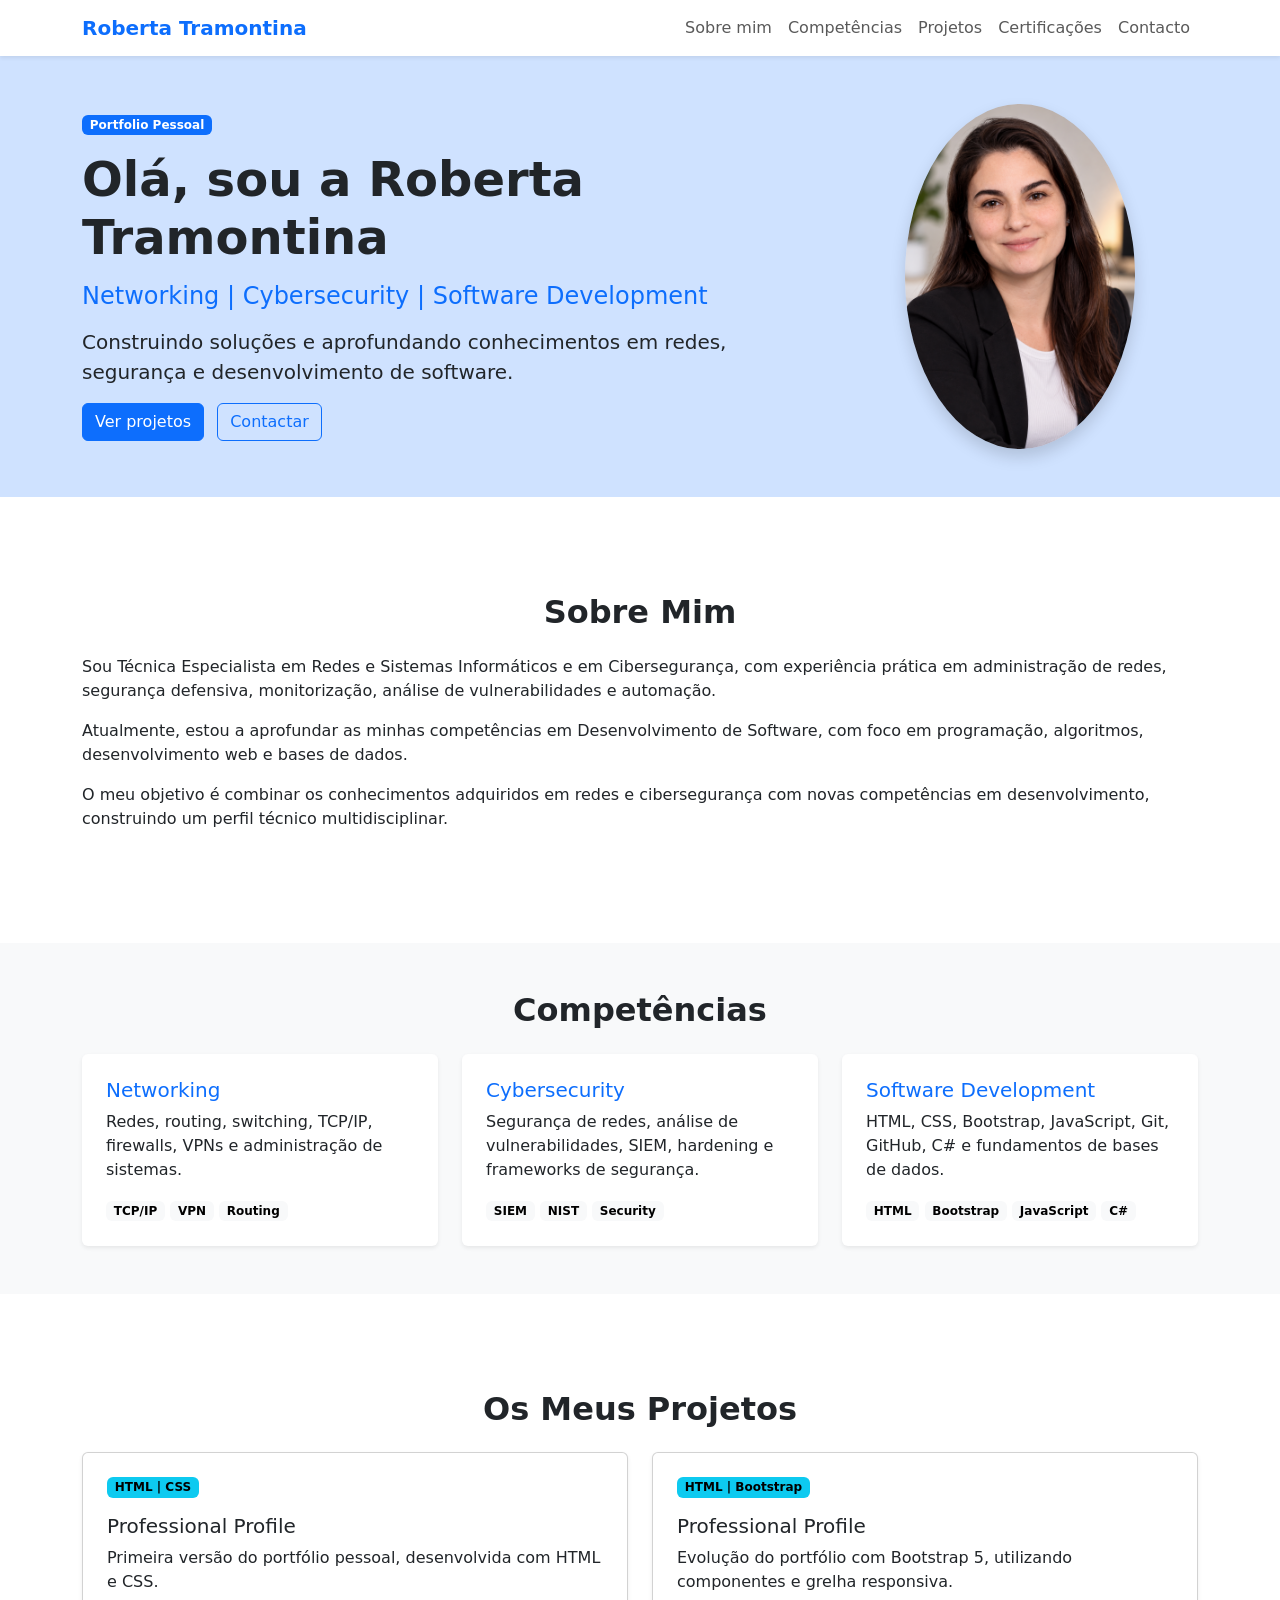
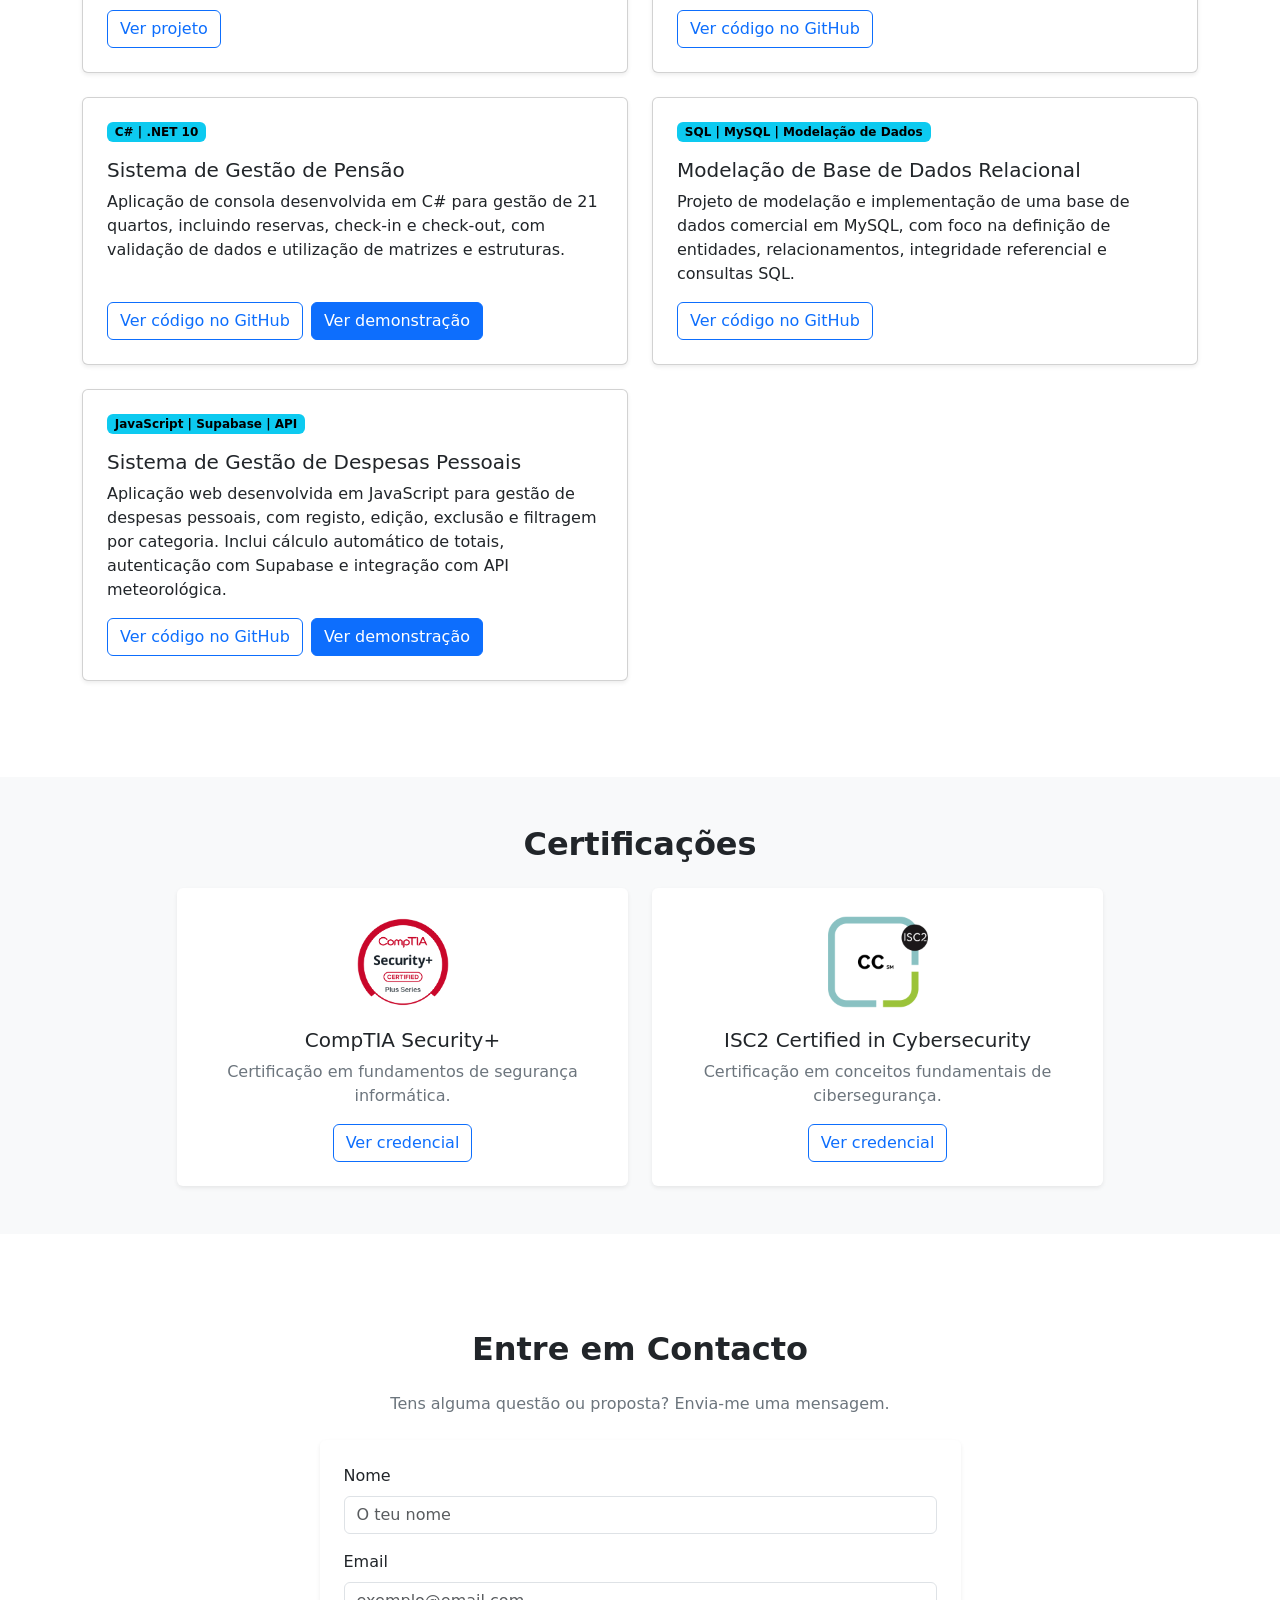
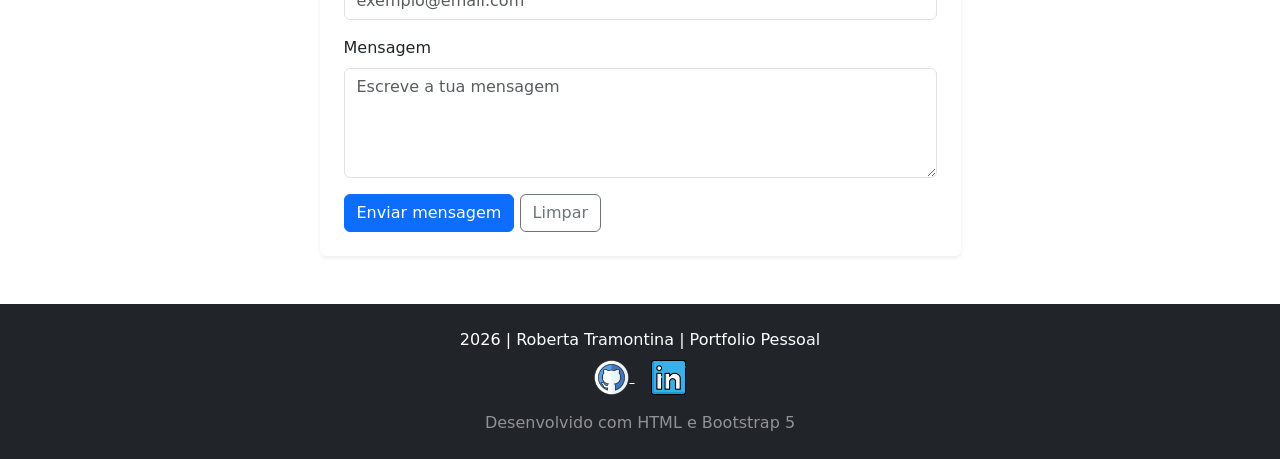
<file: index.html>
<!DOCTYPE html>
<html lang="pt-pt">

<head>
    <meta charset="UTF-8">
    <meta name="viewport" content="width=device-width, initial-scale=1.0">

    <title>Roberta Tramontina | Portfolio</title>
    <link rel="icon" type="image/x-icon" href="images/coding.png">
    <!-- Bootstrap 5 -->
    <link rel="stylesheet" href="css/bootstrap.css">

</head>

<body>

    <!-- Menu de navegacao -->
    <nav class="navbar navbar-expand-lg bg-white shadow-sm sticky-top">

        <div class="container">

            <a class="navbar-brand fw-bold text-primary" href="#inicio">
                Roberta Tramontina
            </a>

            <button class="navbar-toggler" type="button" data-bs-toggle="collapse" data-bs-target="#menu"
                aria-controls="menu" aria-expanded="false" aria-label="Abrir menu">

                <span class="navbar-toggler-icon"></span>

            </button>

            <div class="collapse navbar-collapse" id="menu">

                <ul class="navbar-nav ms-auto">

                    <li class="nav-item">
                        <a class="nav-link" href="#sobre">Sobre mim</a>
                    </li>

                    <li class="nav-item">
                        <a class="nav-link" href="#competencias">Competências</a>
                    </li>

                    <li class="nav-item">
                        <a class="nav-link" href="#projetos">Projetos</a>
                    </li>

                    <li class="nav-item">
                        <a class="nav-link" href="#certificacoes">Certificações</a>
                    </li>

                    <li class="nav-item">
                        <a class="nav-link" href="#contacto">Contacto</a>
                    </li>

                </ul>

            </div>

        </div>

    </nav>


    <!-- Apresentacao inicial -->
    <header id="inicio" class="bg-primary-subtle py-5">

        <div class="container">

            <div class="row align-items-center g-4">

                <div class="col-md-8">

                    <span class="badge text-bg-primary mb-3">
                        Portfolio Pessoal
                    </span>

                    <h1 class="display-5 fw-bold">
                        Olá, sou a Roberta Tramontina
                    </h1>

                    <h4 class="text-primary mt-3">
                        Networking | Cybersecurity | Software Development
                    </h4>

                    <p class="lead mt-3">
                        Construindo soluções e aprofundando conhecimentos
                        em redes, segurança e desenvolvimento de software.
                    </p>

                    <a href="#projetos" class="btn btn-primary me-2">
                        Ver projetos
                    </a>

                    <a href="#contacto" class="btn btn-outline-primary">
                        Contactar
                    </a>

                </div>

                <div class="col-md-4 text-center">

                    <img src="images/profile_photo.png" class="img-fluid rounded-circle shadow" width="230"
                        alt="Foto de Roberta Tramontina">

                </div>

            </div>

        </div>

    </header>


    <!-- Secao Sobre mim -->
    <div id="sobre" class="pt-5"></div>
    <section class="container py-5">

        <h2 class="text-center fw-bold mb-4">Sobre Mim</h2>

        <p>
            Sou Técnica Especialista em Redes e Sistemas Informáticos
            e em Cibersegurança, com experiência prática em administração
            de redes, segurança defensiva, monitorização, análise de
            vulnerabilidades e automação.
        </p>

        <p>
            Atualmente, estou a aprofundar as minhas competências em
            Desenvolvimento de Software, com foco em programação,
            algoritmos, desenvolvimento web e bases de dados.
        </p>

        <p>
            O meu objetivo é combinar os conhecimentos adquiridos em
            redes e cibersegurança com novas competências em
            desenvolvimento, construindo um perfil técnico multidisciplinar.
        </p>

    </section>


    <!-- Secao Competencias -->
    <div id="competencias" class="pt-5">
        <section class="bg-light py-5">

            <div class="container">

                <h2 class="text-center fw-bold mb-4">Competências</h2>
                <div class="row g-4">

                    <!-- Networking -->
                    <div class="col-md-4">

                        <div class="card h-100 shadow-sm border-0">

                            <div class="card-body p-4">

                                <h5 class="card-title text-primary">
                                    Networking
                                </h5>

                                <p class="card-text">
                                    Redes, routing, switching, TCP/IP,
                                    firewalls, VPNs e administração de sistemas.
                                </p>

                                <span class="badge text-bg-light">TCP/IP</span>
                                <span class="badge text-bg-light">VPN</span>
                                <span class="badge text-bg-light">Routing</span>

                            </div>

                        </div>

                    </div>


                    <!-- Cybersecurity -->
                    <div class="col-md-4">
                        <div class="card h-100 shadow-sm border-0">

                            <div class="card-body p-4">

                                <h5 class="card-title text-primary">
                                    Cybersecurity
                                </h5>

                                <p class="card-text">
                                    Segurança de redes, análise de
                                    vulnerabilidades, SIEM, hardening
                                    e frameworks de segurança.
                                </p>

                                <span class="badge text-bg-light">SIEM</span>
                                <span class="badge text-bg-light">NIST</span>
                                <span class="badge text-bg-light">Security</span>

                            </div>

                        </div>

                    </div>

                    <!-- Development -->
                    <div class="col-md-4">

                        <div class="card h-100 shadow-sm border-0">

                            <div class="card-body p-4">

                                <h5 class="card-title text-primary">
                                    Software Development
                                </h5>

                                <p class="card-text">
                                    HTML, CSS, Bootstrap, JavaScript, Git, GitHub,
                                    C# e fundamentos de bases de dados.
                                </p>

                                <span class="badge text-bg-light">HTML</span>
                                <span class="badge text-bg-light">Bootstrap</span>
                                <span class="badge text-bg-light">JavaScript</span>
                                <span class="badge text-bg-light">C#</span>
                            </div> <!-- Fecha a coluna Software Development -->

                        </div> <!-- Fecha a row -->

                    </div>

                </div> <!-- Fecha o container -->

        </section>


        <!-- Secao Projetos -->
        <div id="projetos" class="pt-5"></div>
        <section class="container py-5 pt-5 pb-5">

            <h2 class="text-center fw-bold mb-4">Os Meus Projetos</h2>

            <div class="row g-4">

                <!-- Projeto 1 -->
                <div class="col-12 col-md-6">

                    <div class="card h-100 shadow-sm">

                        <div class="card-body p-4 d-flex flex-column">

                            <span class="badge text-bg-info mb-3 align-self-start">
                                HTML | CSS
                            </span>

                            <h5 class="card-title">
                                Professional Profile
                            </h5>

                            <p class="card-text">
                                Primeira versão do portfólio pessoal, desenvolvida com HTML e CSS.
                            </p>

                            <a href="https://robertatramontina.github.io/professional_profile/"
                                class="btn btn-outline-primary mt-auto align-self-start" target="_blank"
                                rel="noopener noreferrer">
                                Ver projeto
                            </a>

                        </div>

                    </div>

                </div>

                <!-- Projeto 2 -->
                <div class="col-12 col-md-6">

                    <div class="card h-100 shadow-sm">

                        <div class="card-body p-4 d-flex flex-column">
                        

                            <span class="badge text-bg-info mb-3 align-self-start">
                                HTML | Bootstrap
                            </span>

                            <h5 class="card-title">
                                Professional Profile
                            </h5>

                            <p class="card-text">
                                Evolução do portfólio com Bootstrap 5, utilizando componentes e grelha responsiva.
                            </p>

                            <a href="https://github.com/robertatramontina/profile"
                            class="btn btn-outline-primary mt-auto align-self-start"
                            target="_blank" rel="noopener noreferrer">
                                Ver código no GitHub
                            </a>

                        </div>

                    </div>

                </div>


                <!-- Projeto 3 - Gestão de Pensão -->
                <div class="col-12 col-md-6">

                    <div class="card h-100 shadow-sm">

                        <div class="card-body p-4 d-flex flex-column">

                            <span class="badge text-bg-info mb-3 align-self-start">
                                C# | .NET 10
                            </span>

                            <h5 class="card-title">
                                Sistema de Gestão de Pensão
                            </h5>

                            <p class="card-text">
                                Aplicação de consola desenvolvida em C# para gestão
                                de 21 quartos, incluindo reservas, check-in e check-out,
                                com validação de dados e utilização de matrizes e estruturas.
                            </p>

                            <div class="d-flex flex-wrap gap-2 mt-auto">

                                <a href="https://github.com/robertatramontina/GestaoPensao"
                                    class="btn btn-outline-primary" target="_blank" rel="noopener noreferrer">
                                    Ver código no GitHub
                                </a>

                                <a href="https://youtu.be/5vtXx-yhL9w" class="btn btn-primary" target="_blank"
                                    rel="noopener noreferrer">
                                    Ver demonstração
                                </a>

                            </div>

                        </div>

                    </div>

                </div>


                <!-- Projeto 4 - Base de Dados -->
                <div class="col-12 col-md-6">

                    <div class="card h-100 shadow-sm">

                        <div class="card-body p-4 d-flex flex-column">

                            <span class="badge text-bg-info mb-3 align-self-start">
                                SQL | MySQL | Modelação de Dados
                            </span>

                            <h5 class="card-title">
                                Modelação de Base de Dados Relacional
                            </h5>

                            <p class="card-text">
                                Projeto de modelação e implementação de uma
                                base de dados comercial em MySQL, com foco
                                na definição de entidades, relacionamentos,
                                integridade referencial e consultas SQL.
                            </p>

                            <div class="d-flex flex-wrap gap-2 mt-auto">

                                <a href="https://github.com/robertatramontina/commercial-database-design"
                                    class="btn btn-outline-primary" target="_blank" rel="noopener noreferrer">
                                    Ver código no GitHub
                                </a>

                            </div>

                        </div>

                    </div>

                </div>

                
                    <!-- Projeto 5 - Gestão de Despesas -->
                    <div class="col-12 col-md-6">
                    
                        <div class="card h-100 shadow-sm">
                        
                            <div class="card-body p-4 d-flex flex-column">
                            
                                <span class="badge text-bg-info mb-3 align-self-start">
                                    JavaScript | Supabase | API
                                </span>
                            
                                <h5 class="card-title">
                                    Sistema de Gestão de Despesas Pessoais
                                </h5>
                            
                                <p class="card-text">
                                    Aplicação web desenvolvida em JavaScript para gestão
                                    de despesas pessoais, com registo, edição, exclusão
                                    e filtragem por categoria. Inclui cálculo automático
                                    de totais, autenticação com Supabase e integração
                                    com API meteorológica.
                                </p>
                            
                                <div class="d-flex flex-wrap gap-2 mt-auto">
                                
                                    <a href="https://github.com/robertatramontina/expense-tracker"
                                        class="btn btn-outline-primary" target="_blank" rel="noopener noreferrer">
                                        Ver código no GitHub
                                    </a>
                                
                                    <a href="https://robertatramontina.github.io/expense-tracker/"
                                        class="btn btn-primary" target="_blank"
                                        rel="noopener noreferrer">
                                        Ver demonstração
                                    </a>
                                
                                </div>
                            
                            </div>
                        
                        </div>
                    
                    </div>
                
            </div>
            
        </section>


        <!-- Secao Certificacoes -->
        <div id="certificacoes" class="pt-5"></div>
        <section class="bg-light py-5">

            <div class="container">

                <h2 class="text-center fw-bold mb-4">Certificações</h2>

                <div class="row g-4 justify-content-center">

                    <!-- Security+ -->
                    <div class="col-md-5">

                        <div class="card h-100 text-center shadow-sm border-0">

                            <div class="card-body p-4">

                                <img src="images/security-plus.png" class="img-fluid mb-3" width="100"
                                    alt="CompTIA Security+">

                                <h5 class="card-title">
                                    CompTIA Security+
                                </h5>

                                <p class="text-secondary">
                                    Certificação em fundamentos
                                    de segurança informática.
                                </p>

                                <a href="https://www.credly.com/badges/53a42d04-b56a-4fa8-9af4-63a45a70753e/linked_in_profile"
                                    class="btn btn-outline-primary" target="_blank" rel="noopener noreferrer">
                                    Ver credencial
                                </a>

                            </div>

                        </div>

                    </div>

                    <!-- ISC2 CC -->
                    <div class="col-md-5">

                        <div class="card h-100 text-center shadow-sm border-0">

                            <div class="card-body p-4">

                                <img src="images/isc2-cc.png" class="img-fluid mb-3" width="100"
                                    alt="ISC2 Certified in Cybersecurity">

                                <h5 class="card-title">
                                    ISC2 Certified in Cybersecurity
                                </h5>

                                <p class="text-secondary">
                                    Certificação em conceitos
                                    fundamentais de cibersegurança.
                                </p>

                                <a href="https://www.credly.com/badges/d8528eb8-8c78-4937-aad3-11a182e8b898/linked_in_profile"
                                    class="btn btn-outline-primary" target="_blank" rel="noopener noreferrer">
                                    Ver credencial
                                </a>

                            </div>

                        </div>

                    </div>

                </div>

            </div>

        </section>


        <!-- Secao Contacto -->
        <div id="contacto" class="pt-5"></div>
        <section class="container py-5">

            <h2 class="text-center fw-bold mb-4">Entre em Contacto</h2>

            <p class="text-center text-secondary mb-4">
                Tens alguma questão ou proposta?
                Envia-me uma mensagem.
            </p>

            <div class="row justify-content-center">

                <div class="col-md-7">

                    <div class="card shadow-sm border-0">

                        <div class="card-body p-4">

                            <form action="utils/success.html" method="GET">

                                <!-- Nome -->
                                <div class="mb-3">

                                    <label for="nome" class="form-label">
                                        Nome
                                    </label>

                                    <input type="text" class="form-control" id="nome" name="nome"
                                        placeholder="O teu nome" required>

                                </div>

                                <!-- Email -->
                                <div class="mb-3">

                                    <label for="email" class="form-label">
                                        Email
                                    </label>

                                    <input type="email" class="form-control" id="email" name="email"
                                        placeholder="exemplo@email.com" required>

                                </div>

                                <!-- Mensagem -->
                                <div class="mb-3">

                                    <label for="mensagem" class="form-label">
                                        Mensagem
                                    </label>

                                    <textarea class="form-control" id="mensagem" name="mensagem" rows="4"
                                        placeholder="Escreve a tua mensagem" required></textarea>

                                </div>

                                <!-- Botoes -->
                                <button type="submit" class="btn btn-primary">
                                    Enviar mensagem
                                </button>

                                <button type="reset" class="btn btn-outline-secondary">
                                    Limpar
                                </button>

                            </form>

                        </div>

                    </div>

                </div>

            </div>

        </section>


        <!-- Rodape -->
        <footer class="bg-dark text-white text-center py-4">

            <div class="container">

                <p class="mb-2">
                    2026 | Roberta Tramontina | Portfolio Pessoal
                </p>

                <a href="https://github.com/robertatramontina" class="link-light me-3" target="_blank"
                    rel="noopener noreferrer">
                    <img src="images/github.png" alt="GitHub" width="35">
                </a>

                <a href="https://www.linkedin.com/in/roberta-tramontina-net/" class="link-light" target="_blank"
                    rel="noopener noreferrer">
                    <img src="images/linkedin.png" alt="LinkedIn" width="35">
                </a>

                <p class="mt-3 mb-0 text-white-50">
                    Desenvolvido com HTML e Bootstrap 5
                </p>

            </div>

        </footer>


        <!-- Bootstrap JavaScript -->
        <script src="https://cdn.jsdelivr.net/npm/bootstrap@5.3.8/dist/js/bootstrap.bundle.min.js"></script>

</body>

</html>
</file>
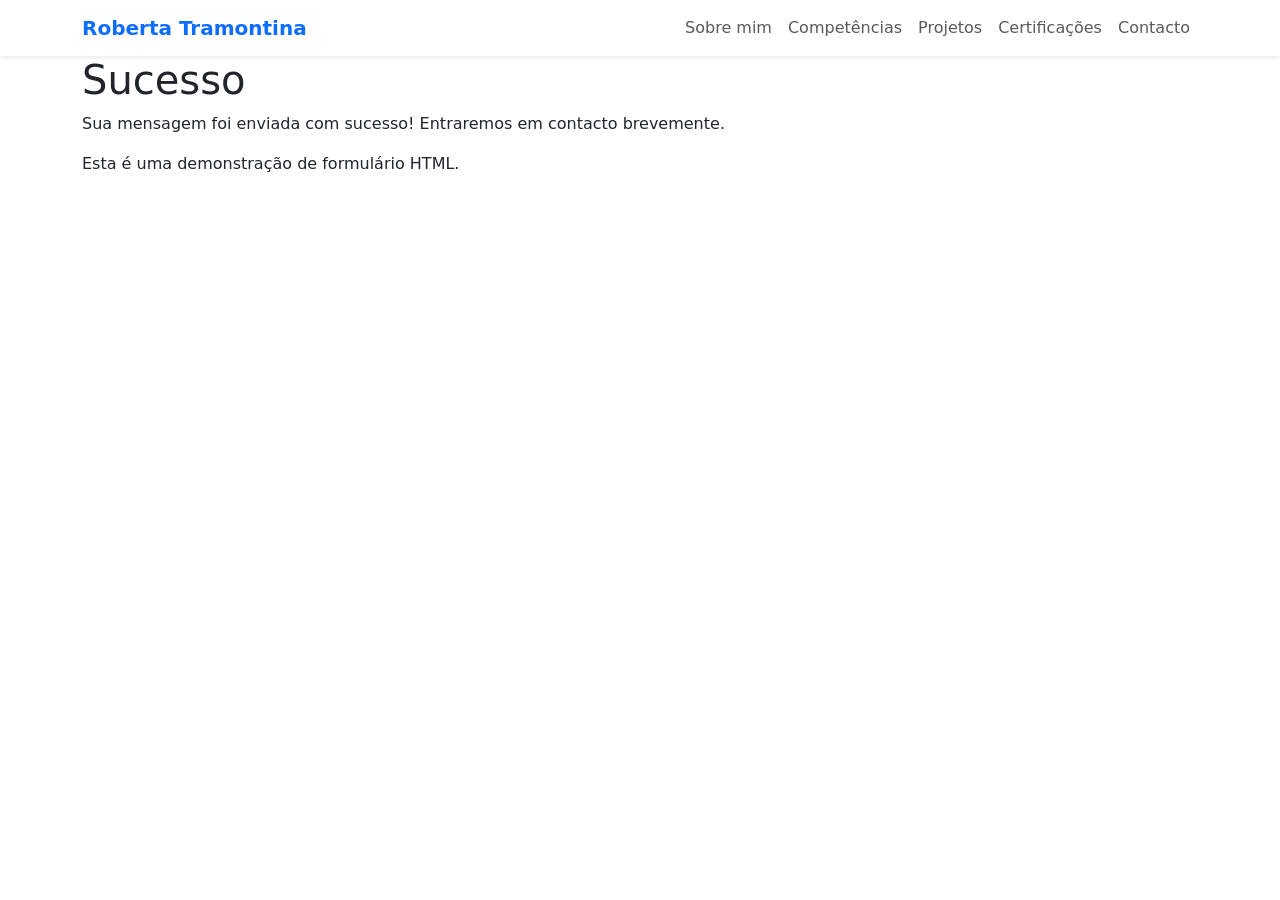
<file: utils/success.html>
<!DOCTYPE html>
<html lang="pt-pt">
<head>
    <meta charset="UTF-8">
    <meta name="viewport" content="width=device-width, initial-scale=1.0">
    <title>Sucesso</title>
    <link rel="icon" type="image/x-icon" href="../images/sucesso.png">

    <!-- Bootstrap 5 -->
    <link href="../css/bootstrap.css" rel="stylesheet">
</head>
<body>
     <nav class="navbar navbar-expand-lg bg-white shadow-sm">

        <div class="container">

            <a class="navbar-brand fw-bold text-primary" href="../index.html#inicio">
                Roberta Tramontina
            </a>

            <button class="navbar-toggler" type="button"
                data-bs-toggle="collapse"
                data-bs-target="#menu"
                aria-controls="menu"
                aria-expanded="false"
                aria-label="Abrir menu">

                <span class="navbar-toggler-icon"></span>

            </button>

            <div class="collapse navbar-collapse" id="menu">

                <ul class="navbar-nav ms-auto">

                    <li class="nav-item">
                        <a class="nav-link" href="../index.html#sobre">Sobre mim</a>
                    </li>

                    <li class="nav-item">
                        <a class="nav-link" href="../index.html#competencias">Competências</a>
                    </li>

                    <li class="nav-item">
                        <a class="nav-link" href="../index.html#projetos">Projetos</a>
                    </li>

                    <li class="nav-item">
                        <a class="nav-link" href="../index.html#certificacoes">Certificações</a>
                    </li>

                    <li class="nav-item">
                        <a class="nav-link" href="../index.html#contacto">Contacto</a>
                    </li>

                </ul>

            </div>

        </div>

    </nav>
    <div class="container">

        <h1>Sucesso</h1>
        <p>Sua mensagem foi enviada com sucesso! Entraremos em contacto brevemente.</p>
        <p>Esta é uma demonstração de formulário HTML.</p>
    </div>

    <!-- Bootstrap JavaScript -->
    <script src="https://cdn.jsdelivr.net/npm/bootstrap@5.3.8/dist/js/bootstrap.bundle.min.js"></script>

</body>
</html>
</file>
